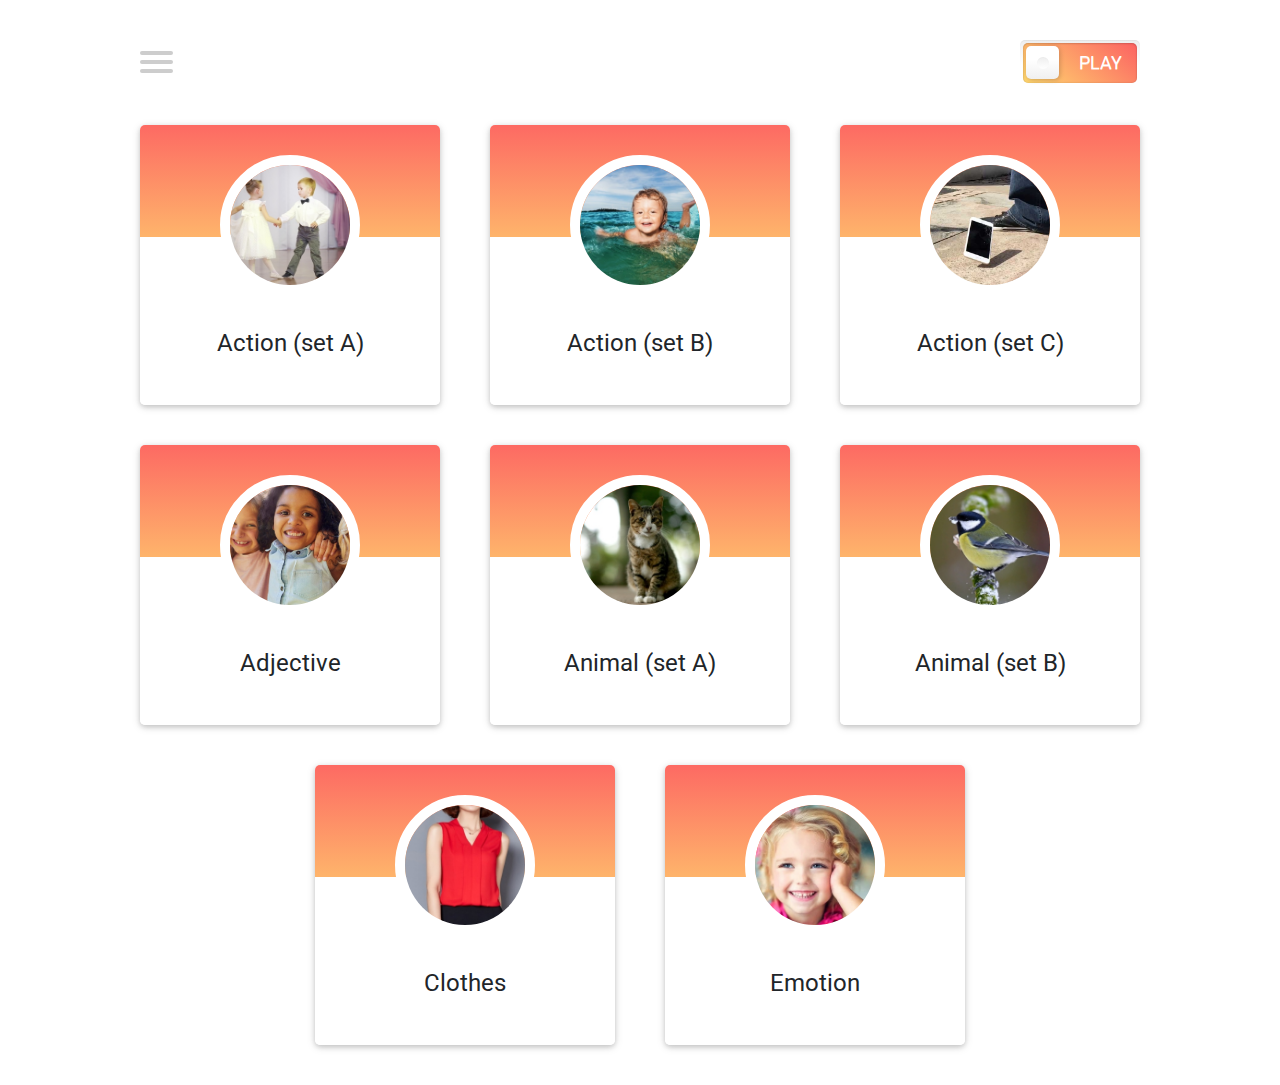
<file: index.html>
<!DOCTYPE html>
<html lang="en">
    <head>
    <meta charset="UTF-8">
    <meta name="viewport" content="width=device-width, initial-scale=1.0">
    <title>EnglishForKids</title>
   
    <link rel="stylesheet" href="styles.css">
    <link rel="stylesheet" href="headerStyle.css">
    <link rel="stylesheet" href="cards.css">
    <link rel="stylesheet" href="bootstrap.css">
    <link href="https://fonts.googleapis.com/css?family=Roboto:400,700&amp;display=swap" rel="stylesheet">

</head>
<body class=""onload="addListeners(),changer()">
    <div id="root">
        <div class="app-container">
            <div class="header-container">
                <nav role="navigation">
                    <div class="menuToggle">
                        <input type="checkbox">
                        <span></span>
                        <span></span>
                        <span></span>
                        <ul class="menu">
                            <a class="header-item active" href="#/">Main Page</a>
                            <a class="header-item" href="#/cards">Action (set A)</a>
                            <a class="header-item" href="#/cards">Action (set B)</a>
                            <a class="header-item" href="#/cards">Action (set C)</a>
                            <a class="header-item" href="#/cards">Adjective</a>
                            <a class="header-item" href="#/cards">Animal (set A)</a>
                            <a class="header-item" href="#/cards">Animal (set B)</a>
                            <a class="header-item" href="#/cards">Clothes</a>
                            <a class="header-item" href="#/cards">Emotion</a>
                        </ul>
                    </div>
                </nav>
                <div class="switch-container" style="display: block;">
                    <label class="switch">
                        <input type="checkbox" class="switch-input">
                        <span class="switch-label" data-on="Train" data-off="Play"></span>
                        <span class="switch-handle"></span></label>
                    </div>
                </div>
                <div class="container main-container">
                    <a class="main-card" >
                        <img src="./img/dance.jpg" alt="Action (set A)">Action (set A)</a>
                        <a class="main-card" ><img src="./img/swim.jpg" alt="Action (set B)">Action (set B)</a>
                        <a class="main-card" ><img src="./img/drop.jpg" alt="Action (set C)">Action (set C)</a>
                        <a class="main-card" ><img src="./img/friendly.jpg" alt="Adjective">Adjective</a>
                        <a class="main-card" ><img src="./img/cat.jpg" alt="Animal (set A)">Animal (set A)</a>
                        <a class="main-card" ><img src="./img/bird.jpg" alt="Animal (set B)">Animal (set B)</a>
                        <a class="main-card" ><img src="./img/blouse.jpg" alt="Clothes">Clothes</a>
                        <a class="main-card" ><img src="./img/smile.jpg" alt="Emotion">Emotion</a>
                    </div>
                </div>
            </div>
            <script type="text/javascript" src="action.js"></script>
            <script type="text/javascript" src="categories.js"></script>
            <script type="text/javascript" src="cards.js"></script>
           </body>
</html>
</file>
<file: styles.css>
body {
    margin: 0;
    background-repeat: no-repeat;
    background-position: center 180px;
    overflow-x: hidden;
    font-family: Roboto;
}



a:-webkit-any-link {
    color: -webkit-link;
    cursor: pointer;
    text-decoration: underline;
}
.app-container {
    min-height: 100vh;
}

div {
    display: block;
}
.main-container {
    padding-top: 55px;
}
.container {
    display: flex;
    flex-wrap: wrap;
    justify-content: center;
    padding: 20px 15px;
    max-width: 1440px;
    margin: auto;
}



.rating {
    display: flex;
    justify-content: flex-end;
    width: 100%;
    max-width: 1350px;
    margin: 0 auto;
    height: 40px;
    overflow-x: hidden;
    line-height: 36px;
    font-size: 36px;
    color: #fc6262;
}

.none {
    box-sizing: border-box;
    opacity: 0;
    width: 0;
    height: 0;
    font-size: 0;
    margin: 0;
    padding: 0;
}


@media (max-width: 730px){
.btn {
    width: 300px;
}
}
.btn {
    box-sizing: border-box;
    padding: 20px 25px;
    font-size: 24px;
    margin: 20px auto;
    width: 100%;
    max-width: 650px;
    height: 65px;
    background: linear-gradient(40deg,#ffd86f,#fc6262);
    color: #fff;
    border-radius: 10px;
    outline: 0!important;
    border-width: 1px;
    -webkit-transition: .3s;
    transition: .3s;
}

button {
    appearance: button;
 
    text-rendering: auto;
    color: -internal-light-dark(black, white);
    letter-spacing: normal;
    word-spacing: normal;
    text-transform: none;
    text-indent: 0px;
    text-shadow: none;
    display: inline-block;
    text-align: center;
    align-items: flex-start;
    cursor: default;
    background-color: -internal-light-dark(rgb(239, 239, 239), rgb(59, 59, 59));
    box-sizing: border-box;
    margin: 0em;
    font: 400 13.3333px Arial;
    padding: 1px 6px;
    border-width: 2px;
    border-style: outset;
    border-color: -internal-light-dark(rgb(118, 118, 118), rgb(133, 133, 133));
    border-image: initial;
}

.btns {
    width: 100%;
    text-align: center;
}
</file>
<file: headerStyle.css>
.header-container {
    display: flex;
    justify-content: space-between;
    width: 100%;
    height: 45px;
    max-width: 1350px;
    margin: 40px auto 0;
}
@media (max-width: 1530px){
.header-container {
    max-width: 1000px;
}
}

    
@media (max-width: 1080px){
.header-container {
    max-width: 650px;
}
}

.header-item.active {
    text-decoration: underline;
}
.header-item {
    padding: 10px 0;
    font-size: 22px;
    cursor: pointer;
    text-decoration: none;
}

.header-item {
    font-family: Roboto;
    padding: 10px;
    margin: 0 0 0 60px;
    color: #fff;
    min-width: 145px;
    text-align: left;
}

nav {
    position: relative;
    display: block;
    background-color: white;
}
.menuToggle, .menuToggle input {
    display: block;
    position: absolute;
}

.menuToggle {
    top: 11px;
    left: 0;
    z-index: 3;
    -webkit-user-select: none;
    -moz-user-select: none;
    -ms-user-select: none;
    user-select: none;
    
}

.menuToggle input {
    width: 40px;
    height: 32px;
    top: -7px;
    left: -5px;
    cursor: pointer;
    opacity: 0;
    z-index: 2;
    -webkit-touch-callout: none;
    
}

input[type="checkbox" i] {
    background-color: initial;
    cursor: default;
    appearance: checkbox;
    box-sizing: border-box;
    margin: 3px 3px 3px 4px;
    padding: initial;
    border: initial;
}

input {
    
    text-rendering: auto;
    color: -internal-light-dark(black, white);
    letter-spacing: normal;
    word-spacing: normal;
    text-transform: none;
    text-indent: 0px;
    text-shadow: none;
    display: inline-block;
    text-align: start;
    appearance: textfield;
    background-color: -internal-light-dark(rgb(255, 255, 255), rgb(59, 59, 59));
    -webkit-rtl-ordering: logical;
    cursor: text;
    margin: 0em;
    font: 400 13.3333px Arial;
    padding: 1px 2px;
    border-width: 2px;
    border-style: inset;
    border-color: -internal-light-dark(rgb(118, 118, 118), rgb(133, 133, 133));
    border-image: initial;
    visibility: visible;
}

.menuToggle span {
    display: block;
    width: 33px;
    height: 4px;
    margin-bottom: 5px;
    position: relative;
    background: #cdcdcd;
    border-radius: 3px;
    z-index: 1;
    -webkit-transform-origin: 4px 0;
    transform-origin: 4px 0;
    -webkit-transition: background .5s cubic-bezier(.77,.2,.05,1),opacity .55s ease,-webkit-transform .5s cubic-bezier(.77,.2,.05,1);
    transition: background .5s cubic-bezier(.77,.2,.05,1),opacity .55s ease,-webkit-transform .5s cubic-bezier(.77,.2,.05,1);
    transition: transform .5s cubic-bezier(.77,.2,.05,1),background .5s cubic-bezier(.77,.2,.05,1),opacity .55s ease;
    transition: transform .5s cubic-bezier(.77,.2,.05,1),background .5s cubic-bezier(.77,.2,.05,1),opacity .55s ease,-webkit-transform .5s cubic-bezier(.77,.2,.05,1);
}

.menuToggle input {
    width: 40px;
    height: 32px;
    top: -7px;
    left: -5px;
    cursor: pointer;
    opacity: 0;
    z-index: 2;
    -webkit-touch-callout: none;

}
.menu.green {
    background: linear-gradient(40deg,#00bf82,#0099ae);
}

@media (max-width: 1080px){
.menu {
    left: calc(325px - 50vw);
}
}
@media (max-width: 1430px){
.menu {
    left: calc(500px - 50vw);
}
}
.menu {
    display: flex;
    flex-direction: column;
    box-sizing: border-box;
    position: absolute;
    width: 380px;
    height: calc(100vh + 20px);
    margin: -100px 0 0;
    padding: 125px 50px 50px;
    left: calc(675px - 50vw);
    background: linear-gradient(40deg,#ffd86f,#fc6262);
    list-style-type: none;
    -webkit-font-smoothing: antialiased;
    -webkit-transform-origin: 0 0;
    transform-origin: 0 0;
    -webkit-transform: translate(-100%);
    transform: translate(-100%);
    -webkit-transition: -webkit-transform .5s cubic-bezier(.77,.2,.05,1);
    transition: -webkit-transform .5s cubic-bezier(.77,.2,.05,1);
    transition: transform .5s cubic-bezier(.77,.2,.05,1);
    transition: transform .5s cubic-bezier(.77,.2,.05,1),-webkit-transform .5s cubic-bezier(.77,.2,.05,1);

    visibility: hidden;
}

ul {
    display: block;
    list-style-type: disc;
    margin-block-start: 1em;
    margin-block-end: 1em;
    margin-inline-start: 0px;
    margin-inline-end: 0px;
    padding-inline-start: 40px;
}

.switch-container {
    position: relative;
}
.switch, .switch-input {
    position: absolute;
    top: 0;
}
.switch {
    right: 0;
    display: block;
    display: inline-block;
    
    width: 120px;
    height: 40px;
    padding: 3px;
    background-color: #fff;
    border-radius: 5px;
    box-shadow: inset 0 -1px #fff, inset 0 1px 1px rgba(0,0,0,.05);
    cursor: pointer;
    background-image: linear-gradient(180deg,#eee,#fff 25px);
}
.switch-handle {
    position: absolute;
    top: 6px;
    left: 6px;
    width: 33px;
    height: 33px;
    background: #fff;
    border-radius: 5px;
    box-shadow: 1px 1px 5px rgba(0,0,0,.2);
    background-image: -webkit-gradient(linear,left top,left bottom,color-stop(40%,#fff),to(#f0f0f0));
    background-image: linear-gradient(180deg,#fff 40%,#f0f0f0);
    -webkit-transition: left .15s ease-out;
    transition: left .15s ease-out;
}

.switch-handle:before {
    content: "";
    position: absolute;
    top: 50%;
    left: 50%;
    margin: -6px 0 0 -6px;
    width: 12px;
    height: 12px;
    background: #f9f9f9;
    border-radius: 6px;
    box-shadow: inset 0 1px rgba(0,0,0,.02);
    background-image: -webkit-gradient(linear,left top,left bottom,from(#eee),to(#fff));
    background-image: linear-gradient(180deg,#eee,#fff);
}
.switch-input:checked~.switch-label {
    background: linear-gradient(40deg,#00bf82,#0099ae);
    box-shadow: inset 0 1px 2px rgba(0,0,0,.15), inset 0 0 3px rgba(0,0,0,.2);
}
.switch-input:checked~.switch-handle {
    left: 85px;
    box-shadow: -1px 1px 5px rgba(0,0,0,.2);
}

.switch-label {
    position: relative;
    display: block;
    height: inherit;
    font-size: 18px;
    line-height: 40px;
    text-transform: uppercase;
    background: linear-gradient(40deg,#ffd86f,#fc6262);
    border-radius: inherit;
    box-shadow: inset 0 1px 2px rgba(0,0,0,.12), inset 0 0 2px rgba(0,0,0,.15);
    -webkit-transition: .15s ease-out;
    transition: .15s ease-out;
}

.switch-input:checked~.switch-label:before {
    opacity: 0;
}

.switch-label:before {
    content: attr(data-off);
    right: 15px;
    color: #fff;
    text-shadow: 0 1px hsla(0,0%,100%,.5);
}
.switch-label:after, .switch-label:before {
    position: absolute;
    top: 0;
    -webkit-transition: inherit;
    transition: inherit;
}
.switch-input:checked~.switch-label:after {
    opacity: 1;
}

.switch-label:after {
    content: attr(data-on);
    left: 15px;
    color: #fff;
    text-shadow: 0 1px rgba(0,0,0,.2);
    opacity: 0;
}

.switch-label:after, .switch-label:before {
    position: absolute;
    top: 0;
    -webkit-transition: inherit;
    transition: inherit;
}
</file>
<file: cards.css>
.main-card img {
    width: 140px;
    height: 140px;
    border-radius: 50%;
    border: 10px solid #fff;
    object-fit: cover;
    margin: 30px auto;
}

.main-card {
    width: 300px;
    height: 280px;
    border-radius: 5px;
    box-shadow: 0 2px 5px 0 rgba(0,0,0,.16), 0 2px 10px 0 rgba(0,0,0,.12);
    color: #212529;
    display: flex;
    flex-direction: column;
    font-family: Roboto;
    font-size: 24px;
    line-height: 36px;
    font-weight: 400;
    text-align: center;
    text-decoration: none;
    background: -webkit-gradient(linear,left top,left bottom,from(#fd6a63),color-stop(40%,#feb46b),color-stop(40%,#fff),to(#fff));
    background: linear-gradient(180deg,#fd6a63,#feb46b 40%,#fff 0,#fff);
    margin: 20px 25px;
    cursor: pointer;
    -webkit-transition: .3s;
    transition: .3s;
}
.main-card.green {
    background: -webkit-gradient(linear,left top,left bottom,from(#0099ae),color-stop(40%,#00bf82),color-stop(40%,#fff),to(#fff));
    background: linear-gradient(180deg,#0099ae,#00bf82 40%,#fff 0,#fff);
}

.rotate {
    position: absolute;
    width: 50px;
    height: 50px;
    background-image: url(./img/rotate.svg);
    background-size: 32px;
    background-repeat: no-repeat;
    background-position: center 16px;
    bottom: 5px;
    right: 5px;
    -webkit-transition: .3s;
    transition: .3s;
    -webkit-filter: grayscale(1);
    filter: grayscale(1);
}

.rotate:hover {
    -webkit-filter: none;
    filter: none;
}

.card-container {
    -webkit-perspective: 500px;
    perspective: 500px;
}
.card {
    position: relative;
    -webkit-transform-style: preserve-3d;
    transform-style: preserve-3d;
    display: flex;
    box-sizing: border-box;
    justify-content: flex-end;
    width: 300px;
    height: 250px;
    border: 1px solid #ccc;
    border-radius: 5px;
    margin: 20px 25px;
    box-shadow: 0 1px 3px 0 #ccc;
    box-shadow: 0 1px 2px 0 rgba(0,0,0,.4);
    -webkit-transition: box-shadow .25s linear,-webkit-transform .7s;
    transition: box-shadow .25s linear,-webkit-transform .7s;
    transition: box-shadow .25s linear,transform .7s;
    transition: box-shadow .25s linear,transform .7s,-webkit-transform .7s;
}
.card:hover {
    box-shadow: -1px 5px 15px 0 rgba(0,0,0,.5);
}
.card-cover .back, .card-cover .front {
    background-size: cover;
    background-position: 50%;
}

.back, .front {
    display: flex;
    position: absolute;
    width: 100%;
    top: 0;
    bottom: 0;
    background-size: contain;
    background-repeat: no-repeat;
    -webkit-transition: .3s;
    transition: .3s;
}

.back, .front, .rotate {
    -webkit-backface-visibility: hidden;
    backface-visibility: hidden;
}

.back {
    -webkit-transform: rotateY(180deg);
    transform: rotateY(180deg);
}
.back, .front, .rotate {
    -webkit-backface-visibility: hidden;
    backface-visibility: hidden;
}
.card-header {
    margin-top: 200px;
    padding: 0 15px;
    font-family: "Roboto";
    font-size: 24px;
    line-height: 45px;
    text-align: center;
    width: 100%;
    pointer-events: none;
    background: #fff;
    color: #212529;
}

.none {
    box-sizing: border-box;
    opacity: 0;
    width: 0;
    height: 0;
    font-size: 0;
    margin: 0;
    padding: 0;
}

.translate{
    -webkit-transform:rotateY(180deg);
    transform:rotateY(180deg)
}
</file>
